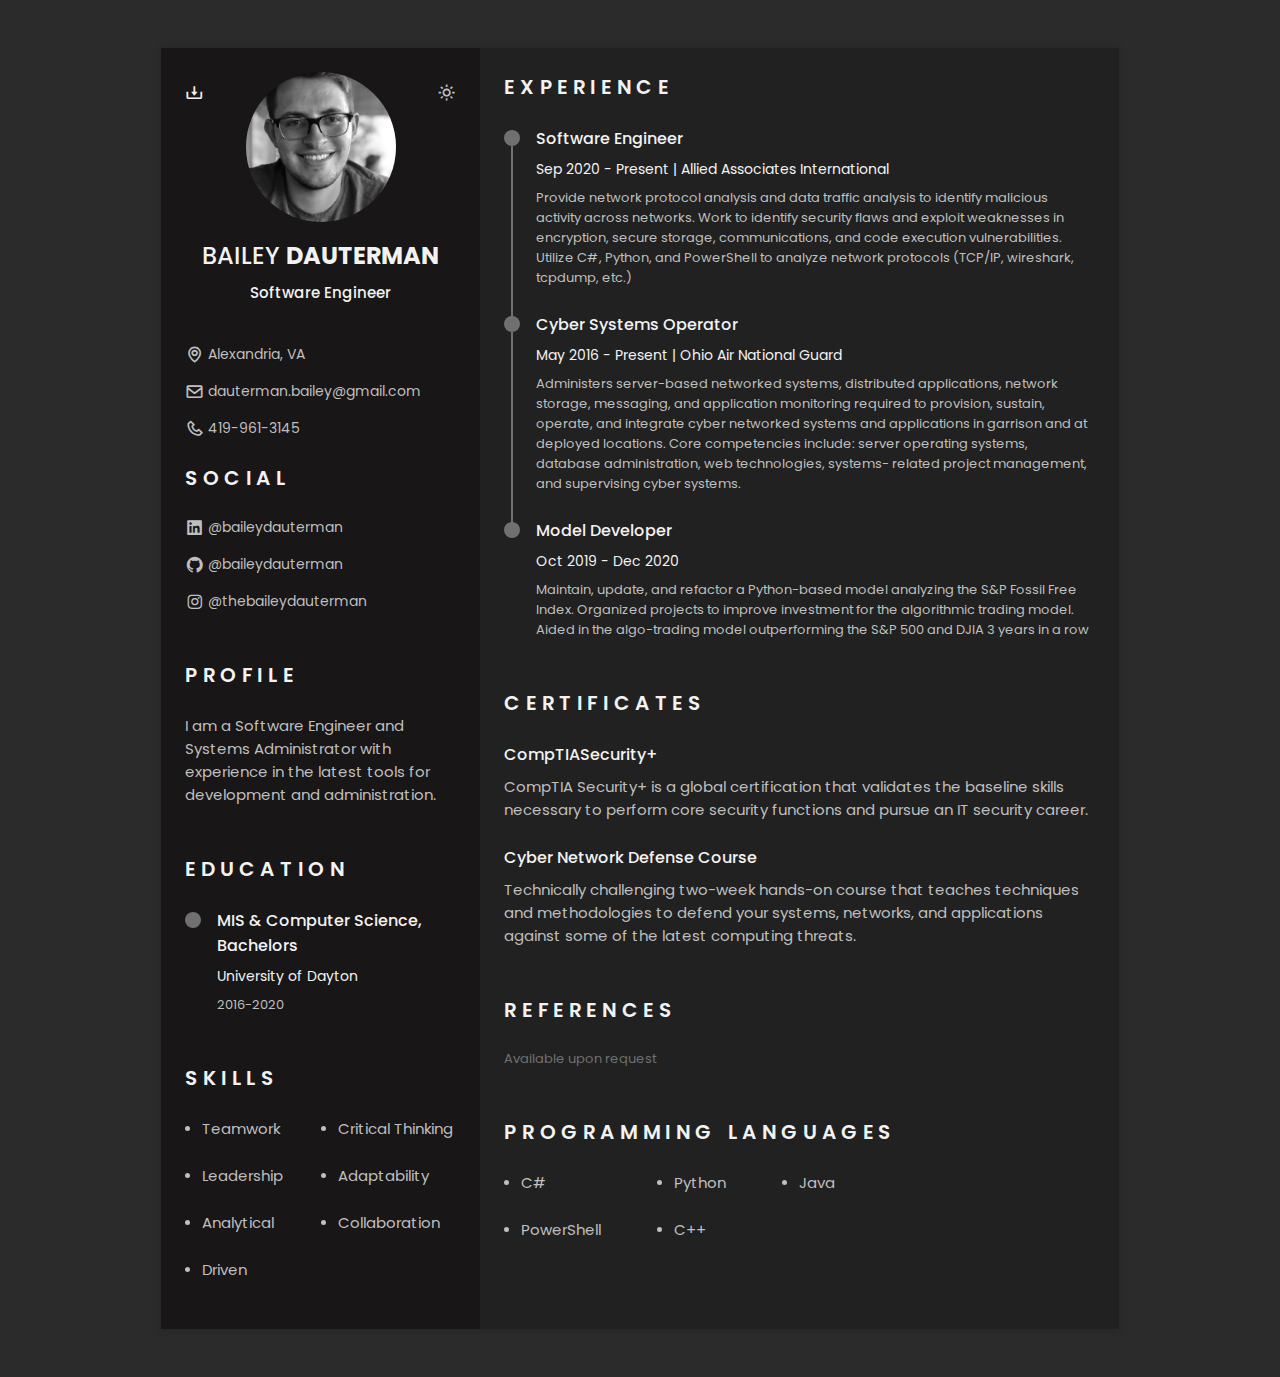
<file: index.html>
<!DOCTYPE html>
    <html lang="en">
    <head>
        <meta charset="UTF-8">
        <meta name="viewport" content="width=device-width, initial-scale=1.0">

        <!--========== BOX ICONS ==========-->
        <link rel="stylesheet" href="https://cdn.jsdelivr.net/npm/boxicons@latest/css/boxicons.min.css">

        <!--========== CSS ==========-->
        <link rel="stylesheet" href="assets/css/styles.css">

        <title>Bailey Dauterman</title>
    </head>
    <body>
        <!--========== HEADER ==========-->
        <header class="l-header" id="header">
            <nav class="nav bd-container">
                <a href="#" class="nav nav__logo">Dauterman</a>

                <div class="nav__menu" id="nav-menu">
                    <ul class="nav__list">
                        <li class="nav__item">
                            <a href="#home" class="nav__link active-link">
                                <i class="bx bx-home nav__icon"></i>Home
                            </a>
                        </li>

                        <li class="nav__item">
                            <a href="#profile" class="nav__link">
                                <i class="bx bx-user nav__icon"></i>Profile
                            </a>
                        </li>

                        <li class="nav__item">
                            <a href="#education" class="nav__link">
                                <i class="bx bx-book nav__icon"></i>Education
                            </a>
                        </li>

                        <li class="nav__item">
                            <a href="#experience" class="nav__link">
                                <i class="bx bx-briefcase-alt nav__icon"></i>Experience
                            </a>
                        </li>

                        <li class="nav__item">
                            <a href="#certificates" class="nav__link">
                                <i class="bx bx-award nav__icon"></i>Certificates
                            </a>
                        </li>

                        <li class="nav__item">
                            <a href="#references" class="nav__link">
                                <i class="bx bx-link-external nav__icon"></i>References
                            </a>
                        </li>
                    </ul>
                </div>

                <div class="nav__toggle" id="nav-toggle">
                    <i class="bx bx-grid-alt"></i>
                </div>

            </nav>
        </header>

        <main class="l-main bd-container">
            <!-- All elements within this div, is generated in PDF -->
            <div class="resume" id="area-cv">
                <div class="resume__left">
                    <!--========== HOME ==========-->
                    <section class="home" id="home">
                        <div class="home__container section bd-grid">
                            <div class="home__data bd-grid">
                                <img src="assets/images/pfp_gs.png" alt="" class="home__img">

                                <h1 class="home__title"> BAILEY <b>DAUTERMAN</b></h1>
                                <h3 class="home__profession">Software Engineer</h3>

                                <div>
                                    <a href="assests/pdf/Resume.pdf" class="home__button-movil">Download</a>
                                </div>
                            </div>

                            
                        </div>

                        <div class="home__address bd-grid">
                            <span class="home__information">
                                <i class="bx bx-map home__icon"></i>Alexandria, VA
                            </span>

                            <span class="home__information">
                                <i class="bx bx-envelope home__icon"></i>dauterman.bailey@gmail.com
                            </span>

                            <span class="home__information">
                                <i class="bx bx-phone home__icon"></i>419-961-3145
                            </span>
                        </div>
                        <!-- Theme change button -->
                        <i class="bx bx-moon change-theme" title="Theme" id="theme-button"></i>
    
                        <!-- Button to generate and download the pdf. Available for desktop. -->
                        <i class="bx bx-download generate-pdf" id="resume-button" onclick="generateResume()" title="Download PDF"></i>

                    </section>          
                    
                    <!--========== SOCIAL ==========-->
                    <section class="social section">
                        <h2 class="section-title">SOCIAL</h2>

                        <div class="social__container bd-grid">
                            <a href="https://www.linkedin.com/in/baileydauterman/" target="_blank" class="social__link">
                                <i class="bx bxl-linkedin-square social__icon"></i> @baileydauterman
                            </a>
                            <a href="https://github.com/baileydauterman" target="_blank" class="social__link">
                                <i class="bx bxl-github social__icon"></i> @baileydauterman
                            </a>
                            <a href="#" target="_blank" class="social__link">
                                <i class="bx bxl-instagram social__icon"></i> @thebaileydauterman
                            </a>
                        </div>
                    </section>

                    <!--========== PROFILE ==========-->
                    <section class="profile section" id="profile">
                        <h2 class="section-title">PROFILE</h2>

                        <p class="profile__description">
                            I am a Software Engineer and Systems Administrator with experience in the latest tools for development and administration.
                        </p>
                    </section>
                    
                    <!--========== EDUCATION ==========-->
                    <section class="education section" id="education">
                        <h2 class="section-title">EDUCATION</h2>

                        <div class="education__container bd-grid">
                            <div class="education__content">
                                <div class="education__time">
                                    <span class="education__rounder"></span>
                                    <!-- <span class="education__line"></span> -->
                                </div>

                                <div class="education__data bd-grid">
                                    <h3 class="education__title">MIS & Computer Science, Bachelors</h3>
                                    <span class="education__studies">University of Dayton</span>
                                    <span class="education__year">2016-2020</span>
                                </div>
                            </div>
                        </div>
                    </section>


                    <!--========== SKILLS  ==========-->
                    <section class="skills section" id="skills">
                        <h2 class="section-title">SKILLS</h2>

                        <div class="skills__content bd-grid">
                            <ul class="skills__data">
                                <li class="skills__name">
                                    <span class="skills__circle"></span>Teamwork
                                </li>
                                <li class="skills__name">
                                    <span class="skills__circle"></span>Leadership
                                </li>
                                <li class="skills__name">
                                    <span class="skills__circle"></span>Analytical
                                </li>
                                <li class="skills__name">
                                    <span class="skills__circle"></span>Driven
                                </li>
                            </ul>

                            <ul class="skills__data">
                                <li class="skills__name">
                                    <span class="skills__circle"></span>Critical Thinking
                                </li>
                                <li class="skills__name">
                                    <span class="skills__circle"></span>Adaptability
                                </li>
                                <li class="skills__name">
                                    <span class="skills__circle"></span>Collaboration
                                </li>
                            </ul>
                        </div>
                    </section>

                </div>

                <div class="resume__right">
                    <!--========== EXPERIENCE ==========-->
                    <section class="experience section" id="experience">
                        <h2 class="section-title">Experience</h2>

                        <div class="experience__container bd-grid">
                            <div class="experience__content">
                                <div class="experience__time">
                                    <span class="experience__rounder"></span>
                                    <span class="experience__line"></span>
                                </div>

                                <div class="experience__data bd-grid">
                                    <h3 class="experience__title">Software Engineer</h3>
                                    <span class="experience__company">Sep 2020 - Present | Allied Associates International</span>
                                    <p class="experience__description">
                                        Provide network protocol analysis and data traffic analysis to identify malicious activity across networks. Work to identify security flaws and exploit weaknesses in encryption, secure storage, communications, and code execution vulnerabilities. Utilize C#, Python, and PowerShell to analyze network protocols (TCP/IP, wireshark, tcpdump, etc.)
                                    </p>
                                </div>

                            </div>
                            <div class="experience__content">
                                <div class="experience__time">
                                    <span class="experience__rounder"></span>
                                    <span class="experience__line"></span>
                                </div>
                                <div class="experience__data bd-grid">
                                    <h3 class="experience__title">Cyber Systems Operator</h3>
                                    <span class="experience__company">May 2016 - Present | Ohio Air National Guard</span>
                                    <p class="experience__description">
                                        Administers server-based networked systems, distributed applications, network storage, messaging, and application monitoring required to provision, sustain, operate, and integrate cyber networked systems and applications in garrison and at deployed locations. Core competencies include: server operating systems, database administration, web technologies, systems- related project management, and supervising cyber systems.
                                    </p>
                                </div>
                            </div>
                            
                            <div class="experience__content">
                                <div class="experience__time">
                                    <span class="experience__rounder"></span>
                                    <!-- <span class="experience__line"></span> -->
                                </div>
                                <div class="experience__data bd-grid">
                                    <h3 class="experience__title">Model Developer</h3>
                                    <span class="experience__company">Oct 2019 - Dec 2020</span>
                                    <p class="experience__description">
                                        Maintain, update, and refactor a Python-based model analyzing the S&P Fossil Free Index. Organized projects to improve investment for the algorithmic trading model. Aided in the algo-trading model outperforming the S&P 500 and DJIA 3 years in a row
                                    </p>
                                </div>
                            </div>
                        </div>
                    </section>

                    <!--========== CERTIFICATES ==========-->
                    <section class="certificate section" id="certificates">
                        <h2 class="section-title">Certificates</h2>

                        <div class="certificate__container bd-grid">
                            <div class="certificate__content">
                                <h3 class="certificate__title">CompTIASecurity+</h3>
                                <p class="certificate__description">
                                    CompTIA Security+ is a global certification that validates the baseline skills necessary to perform core security functions and pursue an IT security career.
                                </p>
                            </div>
                            <!-- <div class="certificate__content">
                                <h3 class="certificate__title">TS/SCI w/ Polygraph</h3>
                                <p class="certificate__description">Top Secret clearance requires the most rigorous background check and the SCI designation means there’s an elevated risk of potential harm to national security; all who require SCI access should be mindful of this going into the clearance screening process.</p>
                            </div> -->
                            <div class="certificate__content">
                                <h3 class="certificate__title">Cyber Network Defense Course</h3>
                                <p class="certificate__description">Technically challenging two-week hands-on course that teaches techniques and methodologies to defend your systems, networks, and applications against some of the latest computing threats.</p>
                            </div>
                        </div>
                    </section>

                    <!--========== REFERENCES ==========-->
                    <section class="references section" id="references">
                        <h2 class="section-title">References</h2>

                        <div class="references__container bd-grid">
                            <div class="references__content bd-grid">
                                <span class="references__subtitle">Available upon request</span>

                                <!-- <span class="references__subtitle">Director</span>
                                <h3 class="references__title">Name Here</h3>
                                <ul class="references__contact">
                                    <li>Phone: </li>
                                    <li>Email: </li>
                                </ul> -->
                            </div>
                        </div>
                    </section>

                    <!--========== LANGUAGES ==========-->
                    <section class="languages section">
                        <h2 class="section-title">Programming Languages</h2>

                        <div class="languages__container">
                            <ul class="languages__content bd-grid">
                                <li class="languages__name">
                                    <span class="languages__circle"></span>C#
                                </li>
                                <li class="languages__name">
                                    <span class="languages__circle"></span>Python
                                </li>
                                <li class="languages__name">
                                    <span class="languages__circle"></span>Java
                                </li>
                                <li class="languages__name">
                                    <span class="languages__circle"></span>PowerShell
                                </li>
                                <li class="languages__name">
                                    <span class="languages__circle"></span>C++
                                </li>
                            </ul>
                        </div>
                    </section>
                    
                    <!--========== INTERESTS ==========-->
                    <!-- <section class="interests section">
                        <h2 class="section-title">Interests</h2>

                        <div class="interests__container bd-grid">
                            <div class="interests__content">
                                <i class="bx bx-code interests__icon"></i>
                                <span class="interests__name">Programming</span>
                            </div>

                            <div class="interests__content">
                                <i class="bx bxl-steam interests__icon"></i>
                                <span class="interests__name">Gaming</span>
                            </div>

                            <div class="interests__content">
                                <i class="bx bx-headphone interests__icon"></i>
                                <span class="interests__name">Music</span>
                            </div>

                            <div class="interests__content">
                                <i class="bx bx-dumbbell interests__icon"></i>
                                <span class="interests__name">Fitness</span>
                            </div>
                        </div>
                    </section> -->
                </div>
            </div>        
        </main>

        <!--========== SCROLL TOP ==========-->
        <a href="#" class="scrolltop" id="scroll-top">
            <i class="bx bx-up-arrow-alt scrolltop__icon"></i>
        </a>

        <!--========== HTML2PDF ==========-->
        <script src="assets/js/html2pdf.bundle.min.js"></script>

        <!--========== MAIN JS ==========-->
        <script src="assets/js/main.js"></script>
    </body>
</html>
</file>
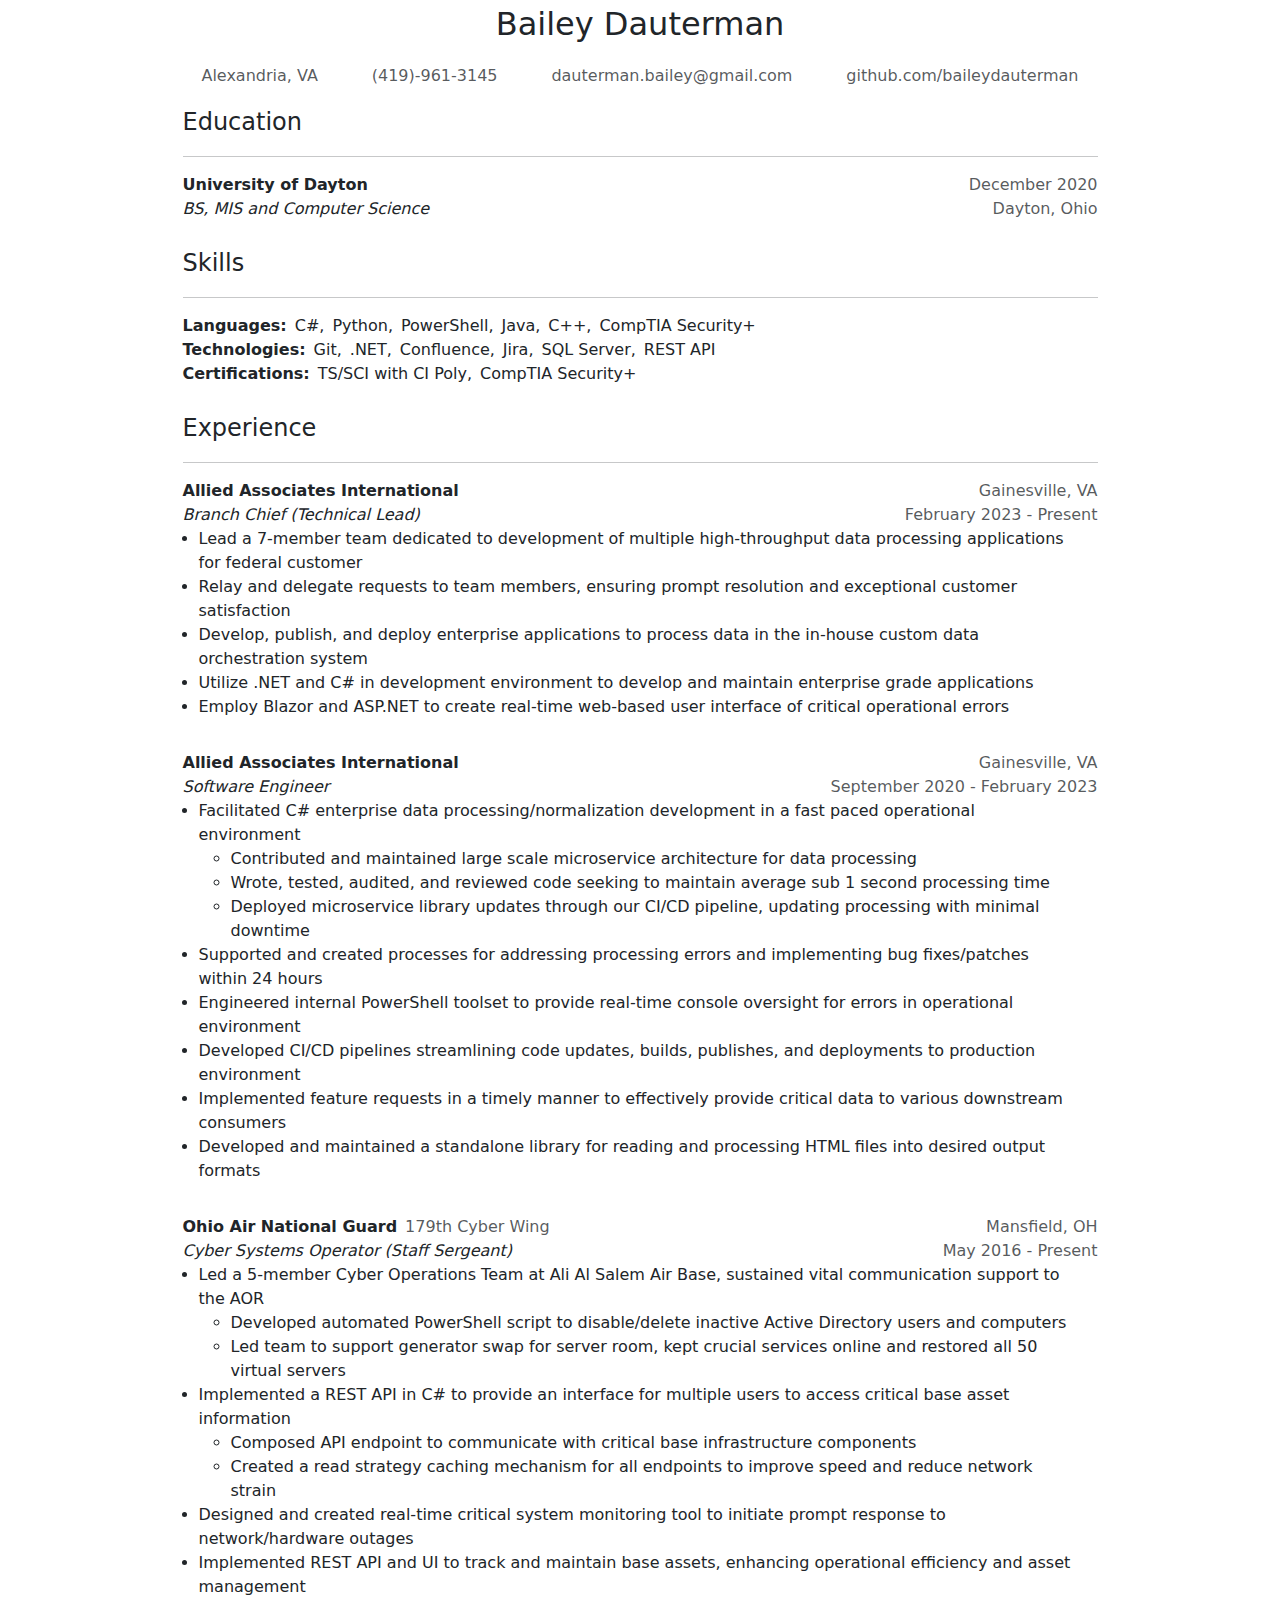
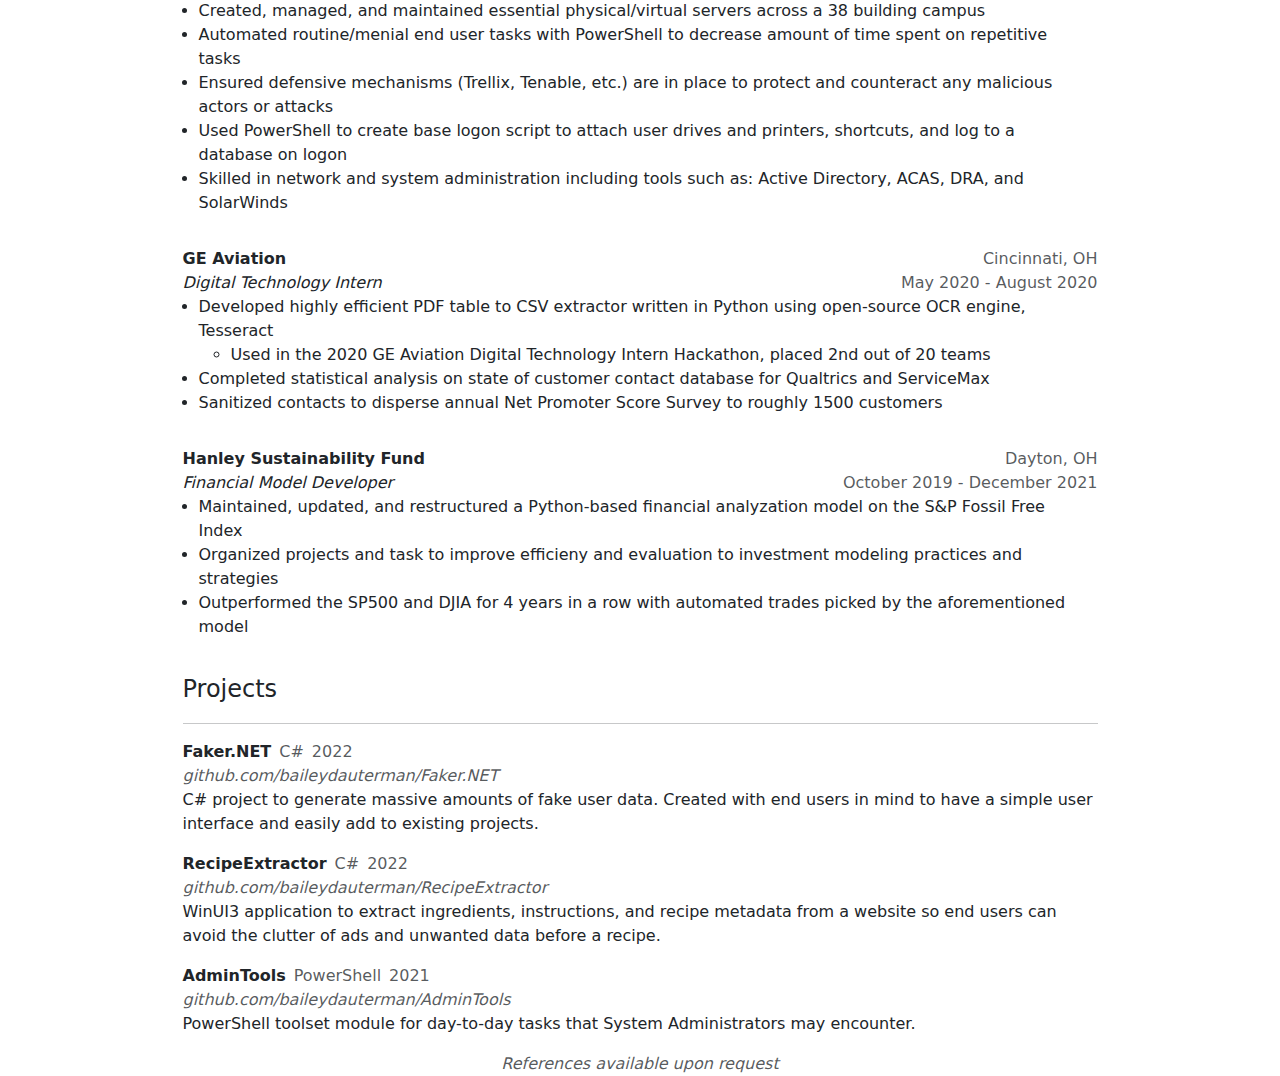
<file: template 1.html>
<html lang="en">
<head>
    <meta charset="UTF-8">
    <meta http-equiv="X-UA-Compatible" content="IE=edge">
    <meta name="viewport" content="width=device-width, initial-scale=1.0">
    <link href="https://cdn.jsdelivr.net/npm/bootstrap@5.2.0/dist/css/bootstrap.min.css" rel="stylesheet">
    <title>Document</title>
</head>
<body class="d-flex justify-content-center">
    <main>
        <div class="header text-center">
            <p class="fs-2">Bailey Dauterman</p>
        </div>

        <div class="hstack gap-3 p-0 m-0">
            <p class="fw-light text-muted mx-auto">Alexandria, VA</p>
            <p class="fw-light text-muted mx-auto">(419)-961-3145</p>
            <p class="fw-light text-muted mx-auto">dauterman.bailey@gmail.com</p>
            <p class="fw-light text-muted mx-auto">github.com/baileydauterman</p>
        </div>

        <p class="fs-4">Education</p>
        <hr>

        <div>
          <div class="hstack gap-2">
                <div class="fw-bold">University of Dayton</div>
                <div class="text-muted ms-auto fw-light">December 2020</div>
            </div>
    
            <div class="hstack gap-2">
              <div class="fst-italic">BS, MIS and Computer Science</div>
                <div class="text-muted ms-auto fw-light">Dayton, Ohio</div>
            </div>
            <br />
        </div>

        <p class="fs-4">Skills</p>
        <hr>

        <div id="technologies">
            <div class="hstack gap-2">
                <div><strong>Languages: </strong></div>
                <div>C#,</div>
                <div>Python,</div>
                <div>PowerShell,</div>
                <div>Java,</div>
                <div>C++,</div>
                <div>CompTIA Security+</div>
            </div>
            <div class="hstack gap-2">
                <div><strong>Technologies: </strong></div>
                <div>Git,</div>
                <div>.NET,</div>
                <div>Confluence,</div>
                <div>Jira,</div>
                <div>SQL Server,</div>
                <div>REST API</div>
            </div>
            <div class="hstack gap-2">
                <div><strong>Certifications: </strong></div>
                <div>TS/SCI with CI Poly,</div>
                <div>CompTIA Security+</div>
            </div>
            <br/>
        </div>

        <p class="fs-4">Experience</p>
        <hr>

        <div class="most-recent">
            <div class="hstack gap-2">
                <div class="fw-bold">Allied Associates International</div>
                <div class="text-muted ms-auto fw-light">Gainesville, VA</div>
            </div>
    
            <div class="hstack gap-2">
                <div class="fst-italic">Branch Chief (Technical Lead)</div>
                <div class="text-muted ms-auto fw-light">February 2023 - Present</div>
            </div>
    
            <ul class="fs-7 p-3 pt-0">
                <li>Lead a 7-member team dedicated to development of multiple high-throughput data processing applications for federal customer</li>
                <li>Relay and delegate requests to team members, ensuring prompt resolution and exceptional customer satisfaction </li>
                <li>Develop, publish, and deploy enterprise applications to process data in the in-house custom data orchestration system </li>
                <li>Utilize .NET and C# in development environment to develop and maintain enterprise grade applications</li>
                <li>Employ Blazor and ASP.NET to create real-time web-based user interface of critical operational errors</li>
            </ul>
        </div>

        <div class="most-recent">
            <div class="hstack gap-2">
                <div class="fw-bold">Allied Associates International</div>
                <div class="text-muted ms-auto fw-light">Gainesville, VA</div>
            </div>
    
            <div class="hstack gap-2">
                <div class="fst-italic">Software Engineer</div>
                <div class="text-muted ms-auto fw-light">September 2020 - February 2023</div>
            </div>
    
            <ul class="fs-7 p-3 pt-0">
                <li>Facilitated C# enterprise data processing/normalization development in a fast paced operational environment </li>
                <ul class="fs-7 pt-0">
                    <li>Contributed and maintained large scale microservice architecture for data processing</li>
                    <li>Wrote, tested, audited, and reviewed code seeking to maintain average sub 1 second processing time</li>
                    <li>Deployed microservice library updates through our CI/CD pipeline, updating processing with minimal downtime</li>
                </ul>
                <li>Supported and created processes for addressing processing errors and implementing bug fixes/patches within 24 hours</li>
                <li>Engineered internal PowerShell toolset to provide real-time console oversight for errors in operational environment</li>
                <li>Developed CI/CD pipelines streamlining code updates, builds, publishes, and deployments to production environment</li>
                <li>Implemented feature requests in a timely manner to effectively provide critical data to various downstream consumers</li>
                <li>Developed and maintained a standalone library for reading and processing HTML files into desired output formats</li>
            </ul>
        </div>

        <div class="guard-experience">
            <div class="hstack gap-2">
                <div class="fw-bold">Ohio Air National Guard</div>
                <div class="text-muted fw-lighter">179th Cyber Wing</div>
                <div class="text-muted ms-auto fw-light">Mansfield, OH</div>
            </div>
    
            <div class="hstack gap-2">
                <div class="fst-italic">Cyber Systems Operator (Staff Sergeant)</div>
                <div class="text-muted ms-auto fw-light">May 2016 - Present</div>
            </div>
    
            <ul class="fs-7 p-3 pt-0">
                <li>Led a 5-member Cyber Operations Team at Ali Al Salem Air Base, sustained vital communication support to the AOR
                    <ul class="fs-7 pt-0">
                        <li>Developed automated PowerShell script to disable/delete inactive Active Directory users and computers</li>
                        <li>Led team to support generator swap for server room, kept crucial services online and restored all 50 virtual servers</li>
                    </ul>
                </li>
                <li>Implemented a REST API in C# to provide an interface for multiple users to access critical base asset information
                    <ul class="fs-7 pt-0">
                        <li>Composed API endpoint to communicate with critical base infrastructure components</li>
                        <li>Created a read strategy caching mechanism for all endpoints to improve speed and reduce network strain</li>
                    </ul>
                </li>
                <li>Designed and created real-time critical system monitoring tool to initiate prompt response to network/hardware outages</li>
                <li>Implemented REST API and UI to track and maintain base assets, enhancing operational efficiency and asset management</li>
                <li>Created, managed, and maintained essential physical/virtual servers across a 38 building campus</li>
                <li>Automated routine/menial end user tasks with PowerShell to decrease amount of time spent on repetitive tasks</li>
                <li>Ensured defensive mechanisms (Trellix, Tenable, etc.) are in place to protect and counteract any malicious actors or attacks</li>
                <li>Used PowerShell to create base logon script to attach user drives and printers, shortcuts, and log to a database on logon</li>
                <li>Skilled in network and system administration including tools such as: Active Directory, ACAS, DRA, and SolarWinds</li>
            </ul>
        </div>
        <div class="second-most-recent">
            <div class="hstack gap-2">
                <div class="fw-bold">GE Aviation</div>
                <div class="text-muted ms-auto fw-light">Cincinnati, OH</div>
            </div>
    
            <div class="hstack gap-2">
                <div class="fst-italic">Digital Technology Intern</div>
                <div class="text-muted ms-auto fw-light">May 2020 - August 2020</div>
            </div>
    
            <ul class="fs-7 p-3 pt-0">
                <li>Developed highly efficient PDF table to CSV extractor written in Python using open-source OCR engine, Tesseract
                    <ul class="fs-7 pt-0">
                        <li>Used in the 2020 GE Aviation Digital Technology Intern Hackathon, placed 2nd out of 20 teams</li>
                    </ul>
                </li>
                <li>Completed statistical analysis on state of customer contact database for Qualtrics and ServiceMax  </li>
                <li>Sanitized contacts to disperse annual Net Promoter Score Survey to roughly 1500 customers  </li>
            </ul>
        </div>
        <div class="third-most-recent">
            <div class="hstack gap-2">
                <div class="fw-bold">Hanley Sustainability Fund</div>
                <div class="text-muted ms-auto fw-light">Dayton, OH</div>
            </div>
    
            <div class="hstack gap-2">
                <div class="fst-italic">Financial Model Developer</div>
                <div class="text-muted ms-auto fw-light">October 2019 - December 2021</div>
            </div>
    
            <ul class="fs-7 p-3 pt-0">
                <li>Maintained, updated, and restructured a Python-based financial analyzation model on the S&P Fossil Free Index</li>
                <li>Organized projects and task to improve efficieny and evaluation to investment modeling practices and strategies</li>
                <li>Outperformed the SP500 and DJIA for 4 years in a row with automated trades picked by the aforementioned model</li>
            </ul>
        </div>

        <p class="fs-4">Projects</p>
        <hr>
        
        <div class="faker-net">
            <div class="hstack gap-2">
                <div class="fw-bold">Faker.NET</div>
                <div class="text-muted fw-light">C#</div>
                <div class="text-muted fw-light">2022</div>
            </div>
    
            <div class="hstack gap-2">
                <div class="fst-italic text-muted text-light">github.com/baileydauterman/Faker.NET</div>
            </div>

            <p>
                C# project to generate massive amounts of fake user data. Created with end users in mind to have a simple user interface and easily add to existing projects.
            </p>
        </div>
        <div class="recipe-extractor">
            <div class="hstack gap-2">
                <div class="fw-bold">RecipeExtractor</div>
                <div class="text-muted fw-light">C#</div>
                <div class="text-muted fw-light">2022</div>
            </div>
    
            <div class="hstack gap-2">
                <div class="fst-italic text-muted text-light">github.com/baileydauterman/RecipeExtractor</div>
            </div>

            <p>
                WinUI3 application to extract ingredients, instructions, and recipe metadata from a website so end users can avoid the clutter of ads and unwanted data before a recipe.
            </p>
        </div>
        <div class="admintools">
            <div class="hstack gap-2">
                <div class="fw-bold">AdminTools</div>
                <div class="text-muted fw-light">PowerShell</div>
                <div class="text-muted fw-light">2021</div>
            </div>
    
            <div class="hstack gap-2">
                <div class="fst-italic text-muted text-light">github.com/baileydauterman/AdminTools</div>
            </div>

            <p>
                PowerShell toolset module for day-to-day tasks that System Administrators may encounter.
            </p>
        </div>

        <div class="more-info">
          <p class="text-muted text-center fw-light fst-italic">References available upon request</p>
        </div>
    </main>
</body>

<style>
    main {
        max-width: 915;
        max-height: 1056;
    }
</style>
</html>


<!-- paper size = 816 x 1056 -->
</file>
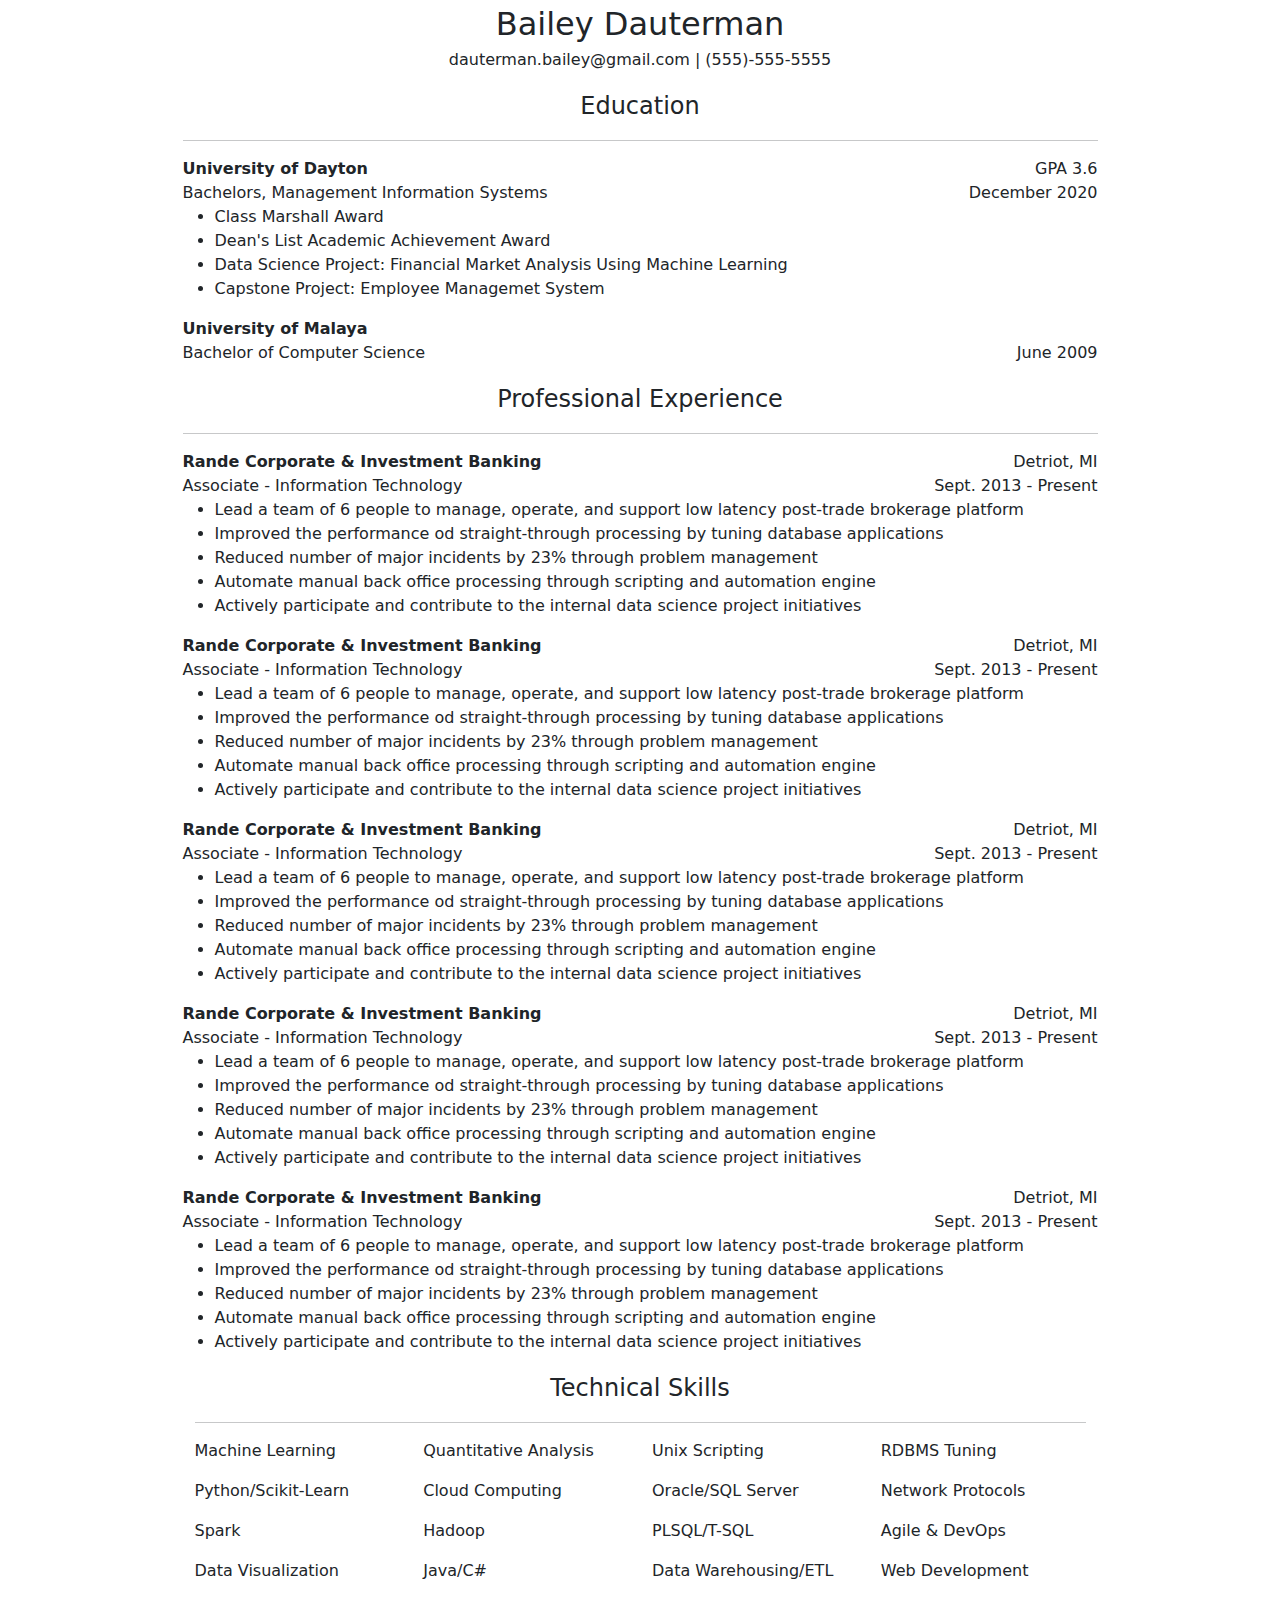
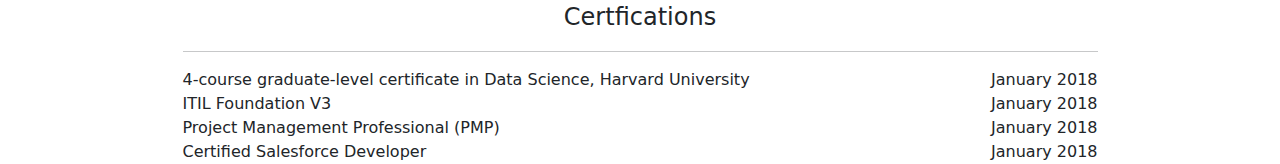
<file: template 2.html>
<html lang="en">

<head>
    <meta charset="UTF-8">
    <link href="https://cdn.jsdelivr.net/npm/bootstrap@5.2.0/dist/css/bootstrap.min.css" rel="stylesheet">
    <title>Sample Resume Template 2</title>
</head>

<body class="d-flex justify-content-center">
    <main>

        <div class="header text-center">
          <p class="fs-2 mb-0">Bailey Dauterman</p>
        </div>
    
        <p class="fw-light ms-auto text-center">dauterman.bailey@gmail.com | (555)-555-5555</p>
    
        
        <div class="education">
            <p class="fs-4 text-center">Education</p>
            <hr>

            <div class="hstack">
                <p class="fw-bold mb-0">University of Dayton</p>
                <p class="mb-0 ms-auto">GPA 3.6</p>
            </div>

            <div class="hstack gap-2 p-0 m-0">
                <p class="mb-0">Bachelors, Management Information Systems</p>
                <p class="ms-auto mb-0">December 2020</p>
            </div>
    
            <ul>
                <li>Class Marshall Award</li>
                <li>Dean's List Academic Achievement Award</li>
                <li>Data Science Project: Financial Market Analysis Using Machine Learning</li>
                <li>Capstone Project: Employee Managemet System</li>
            </ul>
    
            <p class="fw-bold mb-0">University of Malaya</p>
            <div class="hstack">
                <p>Bachelor of Computer Science</p>
                <p class="ms-auto">June 2009</p>
            </div>
        </div>
    
        
            
        
        <div class="experience">
            <p class="fs-4 text-center">Professional Experience</p>
            <hr>

            <div class="hstack">
                <p class="fw-bold mb-0">Rande Corporate & Investment Banking</p>
                <p class="ms-auto mb-0">Detriot, MI</p>
            </div>
    
            <div class="hstack">
                <p class="mb-0">Associate - Information Technology</p>
                <p class="ms-auto mb-0">Sept. 2013 - Present</p>
            </div>
    
            <ul>
                <li>Lead a team of 6 people to manage, operate, and support low latency post-trade brokerage
                    platform</li>
                <li>Improved the performance od straight-through processing by tuning database applications</li>
                <li>Reduced number of major incidents by 23% through problem management</li>
                <li>Automate manual back office processing through scripting and automation engine</li>
                <li>Actively participate and contribute to the internal data science project initiatives</li>
            </ul>
    
            <div class="hstack">
                <p class="fw-bold mb-0">Rande Corporate & Investment Banking</p>
                <p class="ms-auto mb-0">Detriot, MI</p>
            </div>
    
            <div class="hstack">
                <p class="mb-0">Associate - Information Technology</p>
                <p class="ms-auto mb-0">Sept. 2013 - Present</p>
            </div>
    
            <ul>
                <li>Lead a team of 6 people to manage, operate, and support low latency post-trade brokerage
                    platform</li>
                <li>Improved the performance od straight-through processing by tuning database applications</li>
                <li>Reduced number of major incidents by 23% through problem management</li>
                <li>Automate manual back office processing through scripting and automation engine</li>
                <li>Actively participate and contribute to the internal data science project initiatives</li>
            </ul>
    
            <div class="hstack">
                <p class="fw-bold mb-0">Rande Corporate & Investment Banking</p>
                <p class="ms-auto mb-0">Detriot, MI</p>
            </div>
    
            <div class="hstack">
                <p class="mb-0">Associate - Information Technology</p>
                <p class="ms-auto mb-0">Sept. 2013 - Present</p>
            </div>
    
            <ul>
                <li>Lead a team of 6 people to manage, operate, and support low latency post-trade brokerage
                    platform</li>
                <li>Improved the performance od straight-through processing by tuning database applications</li>
                <li>Reduced number of major incidents by 23% through problem management</li>
                <li>Automate manual back office processing through scripting and automation engine</li>
                <li>Actively participate and contribute to the internal data science project initiatives</li>
            </ul>
    
            <div class="hstack">
                <p class="fw-bold mb-0">Rande Corporate & Investment Banking</p>
                <p class="ms-auto mb-0">Detriot, MI</p>
            </div>
    
            <div class="hstack">
                <p class="mb-0">Associate - Information Technology</p>
                <p class="ms-auto mb-0">Sept. 2013 - Present</p>
            </div>
    
            <ul>
                <li>Lead a team of 6 people to manage, operate, and support low latency post-trade brokerage
                    platform</li>
                <li>Improved the performance od straight-through processing by tuning database applications</li>
                <li>Reduced number of major incidents by 23% through problem management</li>
                <li>Automate manual back office processing through scripting and automation engine</li>
                <li>Actively participate and contribute to the internal data science project initiatives</li>
            </ul>
    
            <div class="hstack">
                <p class="fw-bold mb-0">Rande Corporate & Investment Banking</p>
                <p class="ms-auto mb-0">Detriot, MI</p>
            </div>
    
            <div class="hstack">
                <p class="mb-0">Associate - Information Technology</p>
                <p class="ms-auto mb-0">Sept. 2013 - Present</p>
            </div>
    
            <ul>
                <li>Lead a team of 6 people to manage, operate, and support low latency post-trade brokerage
                    platform</li>
                <li>Improved the performance od straight-through processing by tuning database applications</li>
                <li>Reduced number of major incidents by 23% through problem management</li>
                <li>Automate manual back office processing through scripting and automation engine</li>
                <li>Actively participate and contribute to the internal data science project initiatives</li>
            </ul>
        </div>
    
        <div class="tech-skills container">
            <p class="fs-4 text-center">Technical Skills</p>
            <hr>

            <div class="row">
                <div class="col">
                    <p class="ms-auto text-start">Machine Learning</p>
                    <p class="ms-auto">Python/Scikit-Learn</p>
                    <p class="ms-auto">Spark</p>
                    <p class="ms-auto">Data Visualization</p>
    
                </div>
    
                <div class="col">
                    <p class="ms-auto">Quantitative Analysis</p>
                    <p class="ms-auto">Cloud Computing</p>
                    <p class="ms-auto">Hadoop</p>
                    <p class="ms-auto">Java/C#</p>
    
                </div>
    
                <div class="col">
                    <p class="ms-auto">Unix Scripting</p>
                    <p class="ms-auto">Oracle/SQL Server</p>
                    <p class="ms-auto">PLSQL/T-SQL</p>
                    <p class="ms-auto">Data Warehousing/ETL</p>
                </div>
    
                <div class="col">
                    <p class="ms-auto">RDBMS Tuning</p>
                    <p class="ms-auto">Network Protocols</p>
                    <p class="ms-auto">Agile & DevOps</p>
                    <p class="ms-auto">Web Development</p>
                </div>
            </div>
        </div>

        <div class="certifications">
            <p class="fs-4 text-center">Certfications</p>
            <hr>

            <div class="hstack">
                <p class="mb-0">4-course graduate-level certificate in Data Science, Harvard University</p>
                <p class="ms-auto mb-0">January 2018</p>
            </div>
    
            <div class="hstack">
                <p class="mb-0">ITIL Foundation V3</p>
                <p class="ms-auto mb-0">January 2018</p>
            </div>
    
            <div class="hstack">
                <p class="mb-0">Project Management Professional (PMP)</p>
                <p class="ms-auto mb-0">January 2018</p>
            </div>
    
            <div class="hstack">
                <p class="mb-0">Certified Salesforce Developer</p>
                <p class="ms-auto mb-0">January 2018</p>
            </div>
        </div>
    </main>
</body>

<style>
    main {
        width: 915;
    }
</style>

</html>
</file>
<file: assets/css/styles.css>
/*===== GOOGLE FONTS =====*/
@import url('https://fonts.googleapis.com/css2?family=Poppins:wght@400;500;600&display=swap');

/*===== VARIABLES CSS =====*/
:root {
  --header-height: 3rem;
  
  /*========== Colors ==========*/
  --title-color: #0B0A0A;
  --text-color: #403A3A;
  --text-color-light: #707070;
  --container-color: #FAFAFA;
  --container-color-alt: #F0EFEF;
  --body-color: #2b2b2b;

  /*========== Font and typography ==========*/
  --body-font: 'Poppins', sans-serif;
  --h1-font-size: 1.5rem;
  --h2-font-size: 1.25rem;
  --h3-font-size: 1rem;
  --normal-font-size: .938rem;
  --small-font-size: .875rem;
  --smaller-font-size: .813rem;

  /*========== Font weight ==========*/
  --font-medium: 500;
  --font-semi-bold: 600;

  /*========== Margenes ==========*/
  --mb-1: .5rem;
  --mb-2: 1rem;
  --mb-3: 1.5rem;

  /*========== z index ==========*/
  --z-tooltip: 10;
  --z-fixed: 100;
}

* {
  scroll-behavior: smooth;
}

/*========== BASE ==========*/
*,::before,::after{
    box-sizing: border-box;
}

/*========== Variables Dark theme ==========*/
body.dark-theme {
    --title-color: #f2f2f2;
    --text-color: #bfbfbf;
    --container-color: #212121;
    --container-color-alt: #181616;
    --body-color: #2b2b2b;
}

/*========== Button Dark/Light ==========*/
.change-theme {
    position: absolute;
    right: 0;
    top: 2.2rem;
    display: flex;
    color: var(--text-color);
    font-size: 1.2rem;
    cursor: pointer;
}

.change-theme:hover {
    color: var(--title-color);
}

/*========== Font size variables to scale cv ==========*/
body.scale-cv {
    --h1-font-size: .938rem;
    --h2-font-size: .938rem;
    --h3-font-size: .875rem;
    --normal-font-size: .813rem;
    --small-font-size: .75rem;
    --smaller-font-size: .688rem;
}

/*========== Generate PDF button ==========*/
.generate-pdf {
    position: absolute;
    top: 2.2rem;
    left: 0;
    font-size: 1.2rem;
    color: var(--text-color);
    cursor: pointer;
}

.generate-pdf {
    color: var(--title-color);
}

/*========== Classes modified to reduce size and print on A4 sheet ==========*/
.scale-cv .change-theme,
.scale-cv .generate-pdf {
    display: none;
}

.scale-cv .bd-container {
    max-width: 595px;
}

.scale-cv .section {
    padding: 1.5rem 0 .80rem;
}

.scale-cv .section-title {
    margin-bottom: .75rem;
}

.scale-cv .resume__left,
.scale-cv .resume__right {
    padding: 0 1rem;
}

.scale-cv .home__img {
    width: 90px;
    height: 90px;
}

.scale-cv .home__container {
    gap: 1.5rem;
}

.scale-cv .home__data {
    gap: .25rem;
}

.scale-cv .home__address,
.scale-cv .social__container {
    gap: .75rem;
}

.scale-cv .home__icon,
.scale-cv .social__icon,
.scale-cv .interests__icon {
    font-size: 1rem;
}

.scale-cv .education__container,
.scale-cv .experience__container,
.scale-cv .certificate__container {
    gap: 1rem;
}

.scale-cv .education__time,
.scale-cv .experience__time {
    padding-right: .5rem;
}

.scale-cv .education__rounder, 
.scale-cv .experience__rounder {
    width: 11px;
    height: 11px;
    margin-top: .22rem;
}

.scale-cv .education__line,
.scale-cv .experience__line {
    width: 1px;
    height: 110%;
    transform: translate(5px, 0);
}

.scale-cv .education__data,
.scale-cv .experience__data {
    gap: .25rem;
}

.scale-cv .skills__name {
    margin-bottom: var(--mb-1);
}

.scale-cv .interests__container {
    column-gap: 2.5rem;
}

body {
    margin: 0 0 var(--header-height) 0;
    padding: 0;
    font-family: var(--body-font);
    font-size: var(--normal-font-size);
    background-color: var(--body-color);
    color: var(--text-color);
}

h1,h2,h3,ul,p {
    margin: 0;
}

h1,h2,h3 {
    color: var(--title-color);
    font-weight: var(--font-medium);
}

ul {
    padding: 0;
    list-style: none;
}

a {
    text-decoration: none;
}

img {
    max-width: 100%;
}

/*========== CLASS CSS ==========*/
.section {
    padding: 1.5rem 0;
}

.section-title {
    font-size: var(--h2-font-size);
    color: var(--title-color);
    font-weight: var(--font-semi-bold);
    text-transform: uppercase;
    letter-spacing: .35rem;
    text-align: center;
    margin-bottom: var(--mb-3);
}

/*========== LAYOUT ==========*/
.bd-container {
    max-width: 958px;
    width: calc(100% - 3rem);
    margin-left: var(--mb-3);
    margin-right: var(--mb-3);
}

.bd-grid {
    display: grid;
    gap: 1.5rem;
}

.l-header {
    width: 100%;
    position: fixed;
    bottom: 0;
    left: 0;
    z-index: var(--z-fixed);
    background-color: var(--body-color);
    box-shadow: 0 -1px 4px rgba(75, 75, 75, 0.1);
    transition: .3s;
}

/*========== NAV ==========*/
.nav {
    height: var(--header-height);
    display: flex;
    justify-content: space-between;
    align-items: center;
}

@media screen and (max-width: 968px) {
    .nav__menu {
        position: fixed;
        bottom: -100%;
        left: 0;
        width: 100%;
        padding: 2rem 1.5rem;
        background-color: var(--body-color);
        box-shadow: 0 1px 4px rgba(0,0,0,.1);
        border-radius: 1rem 1rem 0 0;
        z-index: var(--z-fixed);
        transition: .3s;
    }
}

.nav__logo, .nav__toggle {
    color: var(--title-color);
    font-weight: var(--font-medium);
}

.nav__toggle {
    font-size: 1.2rem;
    cursor: pointer;
}

.nav__item {
    text-align: center;
}

.nav__list {
    display: grid;
    grid-template-columns: repeat(3, 1fr);
    gap: 2rem;
}

.nav__link {
    display: flex;
    flex-direction: column;
    font-size: var(--small-font-size);
    color: var(--text-color-light);
    font-weight: var(--font-medium);
}

.nav__link:hover {
    color: var(--title-color);
}

.nav__icon {
    font-size: 1.2rem;
    margin-bottom: var(--mb-1);
}

/* Show menu */
.show-menu {
    bottom: var(--header-height);
}

/* Active menu link */
.active-link {
    color: var(--title-color);
}

/*========== HOME ==========*/
.home {
    position: relative;
}

.home__container {
    gap: 3rem;
}

.home__data {
    gap: .5rem;
    text-align: center;
}

.home__img {
    width: 150px;
    height: 150px;
    border-radius: 50%;
    justify-self: center;
    margin-bottom: var(--mb-1);
}

.home__title {
    font-size: var(--h1-font-size);
}

.home__profession {
    font-size: var(--normal-font-size);
    margin-bottom: var(--mb-1);
}

.home__address {
    gap: 1rem;
}

.home__information {
    display: flex;
    align-items: center;
    font-size: var(--small-font-size);
}

.home__icon {
    font-size: 1.2rem;
    margin-right: .25rem;
}

.home__button-movil {
    display: inline-block;
    border: 2px solid var(--text-color);
    color: var(--title-color);
    padding: 1rem 2rem;
    border-radius: .25rem;
    transition: .3s;
    font-weight: var(--font-medium);
    margin-top: var(--mb-3);
}

.home__button-movil:hover {
    background-color: var(--text-color);
    color: var(--container-color);
}
/*========== SOCIAL ==========*/
.social__container {
    grid-template-columns: max-content;
    gap: 1rem;
}

.social__link {
    display: inline-flex;
    align-items: center;
    font-size: var(--small-font-size);
    color: var(--text-color);
}

.social__link:hover {
    color: var(--title-color);
}

.social__icon {
    font-size: 1.2rem;
    margin-right: .25rem;
}

/*========== PROFILE ==========*/
.profile__description {
    text-align: center;
}

/*========== EDUCATION AND EXPERIENCE ==========*/
.education__content,
.experience__content {
    display: flex;
}

.education__time,
.experience__time {
    padding-right: 1rem;
}

.education__rounder,
.experience__rounder {
    position: relative;
    display: block;
    width: 16px;
    height: 16px;
    background-color: var(--text-color-light);
    border-radius: 50%;
    margin-top: .25rem;
}

.education__line,
.experience__line {
    display: block;
    width: 2px;
    height: 110%;
    background-color: var(--text-color-light);
    transform: translate(7px, 0);
}

.education__data,
.experience__data {
    gap: .5rem;
}

.education__title,
.experience__title {
    font-size: var(--h3-font-size);
}

.education__studies,
.experience__company {
    font-size: var(--small-font-size);
    color: var(--title-color);
}

.education__year,
.experience__description {
    font-size: var(--smaller-font-size);
}

/*========== SKILLS AND LANGUAGES ==========*/
.skills__content,
.languages__content {
    grid-template-columns: repeat(2, 1fr);
}

.skills__content,
.languages__content {
    gap: 0;
}

.skills__name,
.languages__name {
    display: flex;
    align-items: center;
    margin-bottom: var(--mb-3);
}

.skills__circle,
.languages__circle {
    display: inline-block;
    width: 5px;
    height: 5px;
    background-color: var(--text-color);
    border-radius: 50%;
    margin-right: .75rem;
}

/*========== CERTIFICATES ==========*/
.certificate__title {
    font-size: var(--h3-font-size);
    margin-bottom: var(--mb-1);
}

/*========== REFERENCES ==========*/
.references__content {
    gap: .25rem;
}

.references__subtitle {
    color: var(--text-color-light);
}

.references__subtitle,
.references__contact {
    font-size: var(--smaller-font-size);
}

.references__title {
    font-size: var(--h3-font-size);
}

/*========== INTERESTS ==========*/
.interests__container {
    grid-template-columns: repeat(3, 1fr);
    margin-top: var(--mb-2);
}

.interests__content {
    display: flex;
    flex-direction: column;
    align-items: center;
}

.interests__icon {
    font-size: 1.5rem;
    color: var(--text-color-light);
    margin-bottom: .25rem;
}

/* Scroll top */
.scrolltop {
    position: fixed;
    right: 1rem;
    bottom: -20%;
    display: flex;
    justify-content: center;
    align-items: center;
    padding: .3rem;
    background-color: var(--container-color-alt);
    border-radius: .4rem;
    z-index: var(--z-tooltip);
    transition: .4s;
}

.scrolltop__icon {
    font-size: 1.2rem;
    color: var(--text-color);
}

.show-scroll {
    visibility: visible;
    bottom: 5rem;
}

/*========== MEDIA QUERIES ==========*/
/* For small devices, menu two columns */
@media screen and (max-width: 320px){
    .nav__list {
        grid-template-columns: repeat(2, 1fr);
        gap: 1rem .5rem;
    }
}


/* Classes modified for large screen size */
@media screen and (min-width: 960px) {
    body {
        margin: 3rem 0;
    }

    .bd-container {
        margin-left: auto;
        margin-right: auto;
    }

    .l-header,
    .scrolltop {
        display: none;
    }
    
    .generate-pdf {
        display: inline-block;
    }

    .resume {
        display: grid;
        grid-template-columns: .5fr 1fr;
        background-color: var(--container-color);
        box-shadow: 0 0 8px rgba(13,12,12,.15);
    }

    .resume__left {
        background-color: var(--container-color-alt);
    }

    .resume__left,
    .resume__right {
        padding: 0 1.5rem;
    }

    .section-title,
    .profile__description {
        text-align: initial;
    }

    .home__container {
        gap: 1.5rem;
    }

    .home__button-movil {
        display: none;
    }

    .references__container {
        grid-template-columns: repeat(2, 1fr);
    }

    .languages__content,
    .interests__container {
        grid-template-columns: repeat(3, max-content);
        column-gap: 3.5rem;
    }

}
</file>
